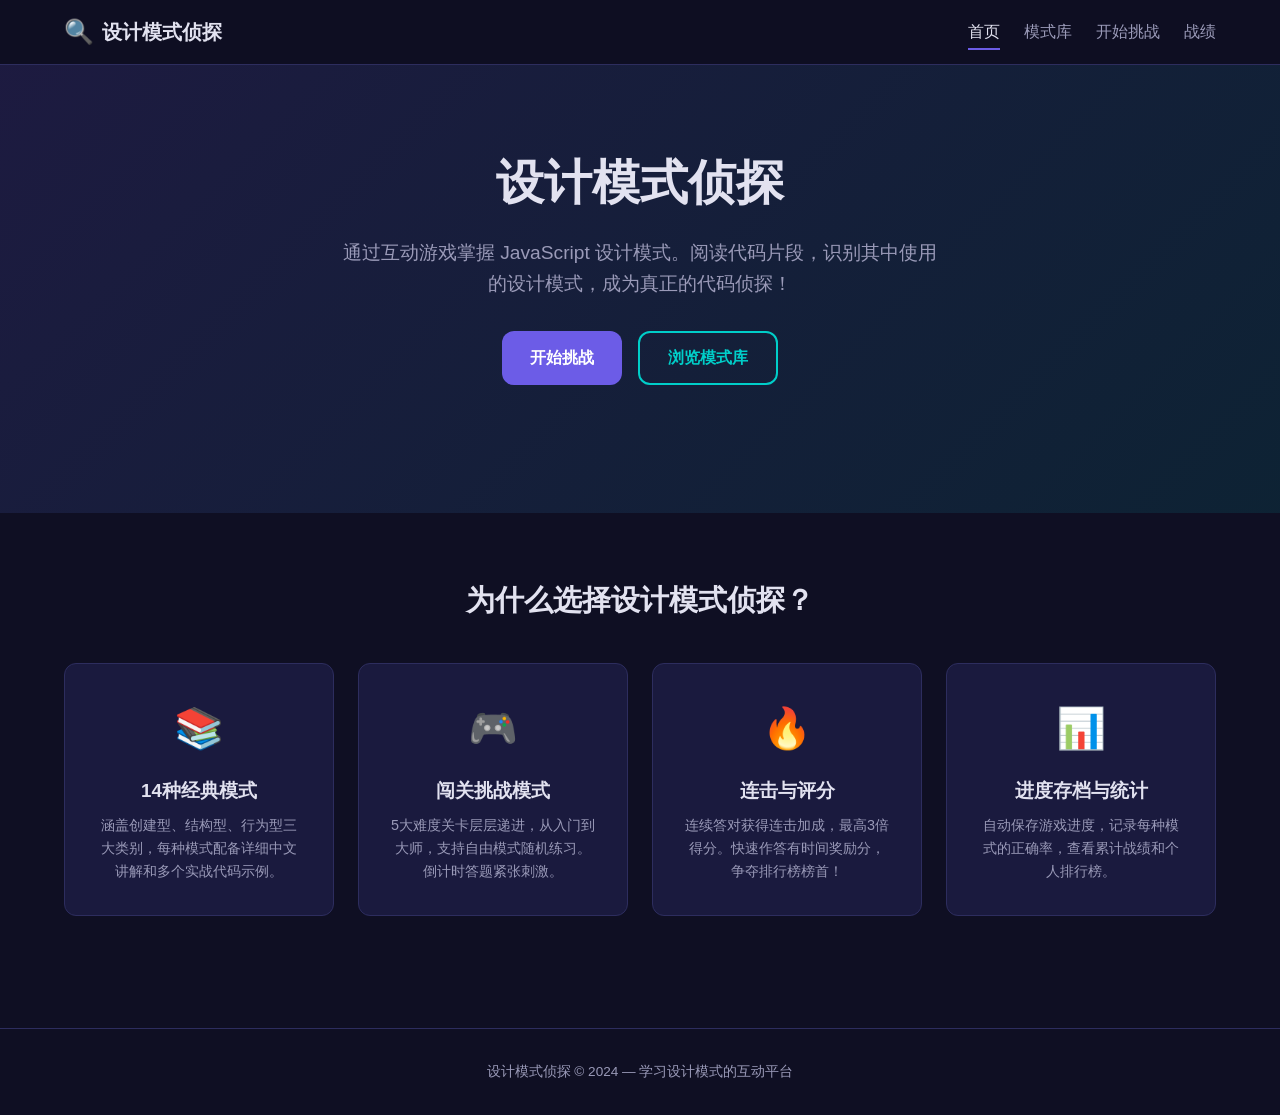
<file: index.html>
<!DOCTYPE html>
<html lang="zh-CN">
<head>
  <meta charset="UTF-8">
  <meta name="viewport" content="width=device-width, initial-scale=1.0">
  <meta name="description" content="设计模式侦探 - 通过互动答题游戏学习 JavaScript 设计模式，涵盖14种经典设计模式的概念讲解与代码示例。">
  <meta property="og:title" content="设计模式侦探 - Design Pattern Detective">
  <meta property="og:description" content="通过互动游戏掌握 JavaScript 设计模式，阅读代码片段识别设计模式，成为真正的代码侦探！">
  <meta property="og:type" content="website">
  <link rel="manifest" href="manifest.json">
  <title>设计模式侦探 - Design Pattern Detective</title>
  <link rel="stylesheet" href="css/style.css">
</head>
<body>
  <nav class="navbar">
    <div class="container">
      <a href="index.html" class="nav-brand">
        <span class="icon">🔍</span> 设计模式侦探
      </a>
      <button class="nav-toggle" id="nav-toggle" aria-label="菜单">☰</button>
      <ul class="nav-links" id="nav-links">
        <li><a href="index.html" class="active">首页</a></li>
        <li><a href="patterns.html">模式库</a></li>
        <li><a href="game.html">开始挑战</a></li>
        <li><a href="stats.html">战绩</a></li>
      </ul>
    </div>
  </nav>

  <section class="hero">
    <h1>设计模式侦探</h1>
    <p>通过互动游戏掌握 JavaScript 设计模式。阅读代码片段，识别其中使用的设计模式，成为真正的代码侦探！</p>
    <div class="hero-actions">
      <a href="game.html" class="btn btn-primary">开始挑战</a>
      <a href="patterns.html" class="btn btn-secondary">浏览模式库</a>
    </div>
    <div class="hero-stats" id="hero-stats"></div>
  </section>

  <section class="features">
    <div class="container">
      <h2>为什么选择设计模式侦探？</h2>
      <div class="feature-grid">
        <div class="feature-card">
          <div class="icon">📚</div>
          <h3>14种经典模式</h3>
          <p>涵盖创建型、结构型、行为型三大类别，每种模式配备详细中文讲解和多个实战代码示例。</p>
        </div>
        <div class="feature-card">
          <div class="icon">🎮</div>
          <h3>闯关挑战模式</h3>
          <p>5大难度关卡层层递进，从入门到大师，支持自由模式随机练习。倒计时答题紧张刺激。</p>
        </div>
        <div class="feature-card">
          <div class="icon">🔥</div>
          <h3>连击与评分</h3>
          <p>连续答对获得连击加成，最高3倍得分。快速作答有时间奖励分，争夺排行榜榜首！</p>
        </div>
        <div class="feature-card">
          <div class="icon">📊</div>
          <h3>进度存档与统计</h3>
          <p>自动保存游戏进度，记录每种模式的正确率，查看累计战绩和个人排行榜。</p>
        </div>
      </div>
    </div>
  </section>

  <footer class="footer">
    <p>设计模式侦探 &copy; 2024 — 学习设计模式的互动平台</p>
  </footer>

  <script src="js/patterns-data.js"></script>
  <script src="js/progress.js"></script>
  <script>
    document.getElementById('nav-toggle').addEventListener('click', () => {
      document.getElementById('nav-links').classList.toggle('open');
    });

    const profile = ProgressManager.getProfile();
    const statsEl = document.getElementById('hero-stats');
    if (profile.totalGames > 0) {
      const accuracy = ProgressManager.getOverallAccuracy();
      statsEl.innerHTML = `
        <div class="hero-stat"><div class="value">${profile.totalGames}</div><div class="label">已完成局数</div></div>
        <div class="hero-stat"><div class="value">${accuracy}%</div><div class="label">总正确率</div></div>
        <div class="hero-stat"><div class="value">${profile.bestScore}</div><div class="label">最高分</div></div>
        <div class="hero-stat"><div class="value">Lv.${profile.levelsUnlocked}</div><div class="label">当前进度</div></div>
      `;
    }
  </script>
</body>
</html>
</file>
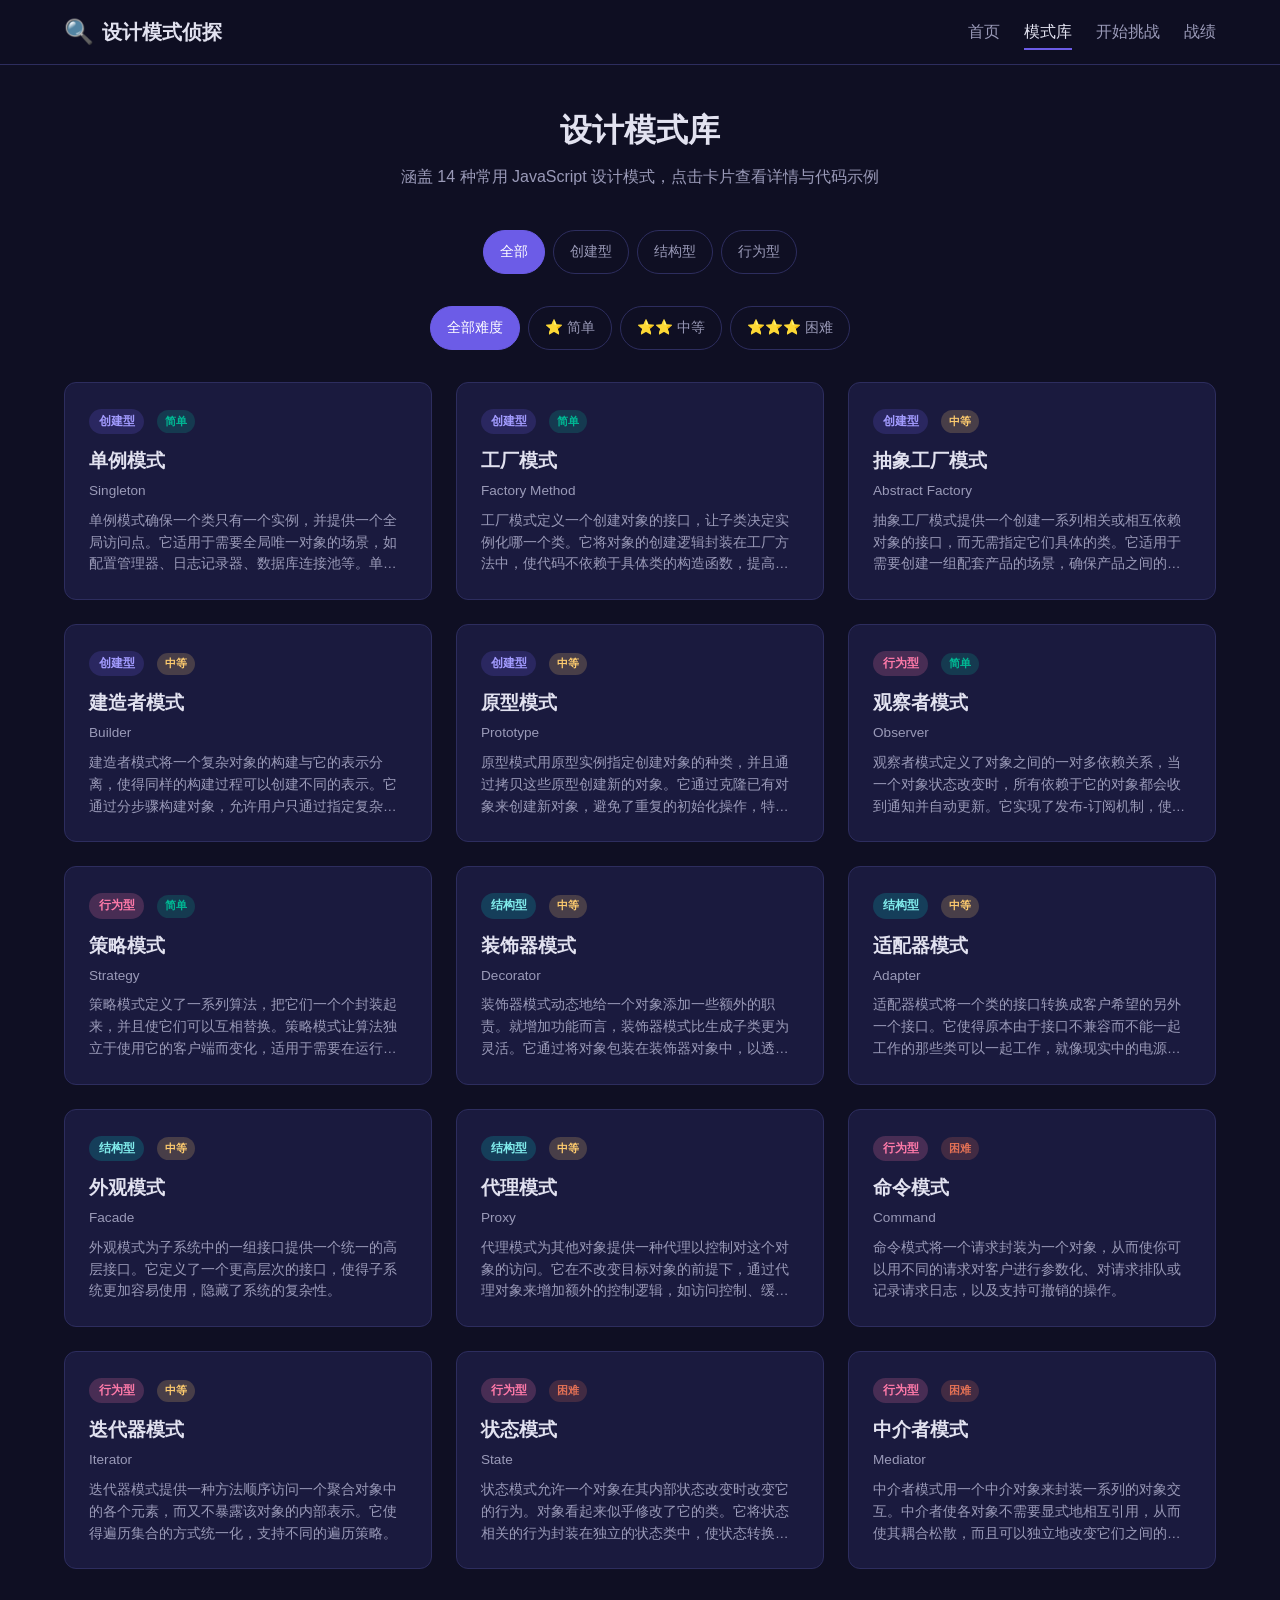
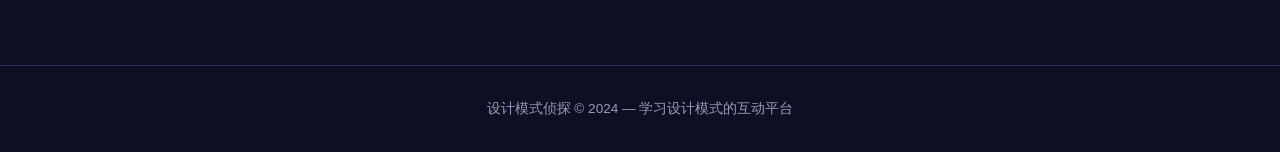
<file: patterns.html>
<!DOCTYPE html>
<html lang="zh-CN">
<head>
  <meta charset="UTF-8">
  <meta name="viewport" content="width=device-width, initial-scale=1.0">
  <meta name="description" content="JavaScript 设计模式库 - 涵盖14种常用设计模式的概念介绍、核心要点和代码示例。">
  <title>设计模式库 - 设计模式侦探</title>
  <link rel="stylesheet" href="css/style.css">
</head>
<body>
  <nav class="navbar">
    <div class="container">
      <a href="index.html" class="nav-brand">
        <span class="icon">🔍</span> 设计模式侦探
      </a>
      <button class="nav-toggle" id="nav-toggle" aria-label="菜单">☰</button>
      <ul class="nav-links" id="nav-links">
        <li><a href="index.html">首页</a></li>
        <li><a href="patterns.html" class="active">模式库</a></li>
        <li><a href="game.html">开始挑战</a></li>
        <li><a href="stats.html">战绩</a></li>
      </ul>
    </div>
  </nav>

  <div class="container">
    <div class="page-header">
      <h1>设计模式库</h1>
      <p>涵盖 14 种常用 JavaScript 设计模式，点击卡片查看详情与代码示例</p>
    </div>

    <div class="filter-bar" id="category-filter">
      <button class="filter-btn active" data-category="all">全部</button>
      <button class="filter-btn" data-category="创建型">创建型</button>
      <button class="filter-btn" data-category="结构型">结构型</button>
      <button class="filter-btn" data-category="行为型">行为型</button>
    </div>

    <div class="filter-bar" id="difficulty-filter">
      <button class="filter-btn active" data-difficulty="all">全部难度</button>
      <button class="filter-btn" data-difficulty="1">⭐ 简单</button>
      <button class="filter-btn" data-difficulty="2">⭐⭐ 中等</button>
      <button class="filter-btn" data-difficulty="3">⭐⭐⭐ 困难</button>
    </div>

    <div class="pattern-grid" id="pattern-grid"></div>
  </div>

  <footer class="footer">
    <p>设计模式侦探 &copy; 2024 — 学习设计模式的互动平台</p>
  </footer>

  <script src="js/patterns-data.js"></script>
  <script>
    document.getElementById('nav-toggle').addEventListener('click', () => {
      document.getElementById('nav-links').classList.toggle('open');
    });

    let currentCategory = 'all';
    let currentDifficulty = 'all';

    function getCategoryClass(category) {
      if (category === '创建型') return 'tag-creational';
      if (category === '结构型') return 'tag-structural';
      return 'tag-behavioral';
    }

    function getDifficultyLabel(d) {
      if (d === 1) return '简单';
      if (d === 2) return '中等';
      return '困难';
    }

    function renderPatterns() {
      const grid = document.getElementById('pattern-grid');
      let patterns = PATTERNS_DATA;

      if (currentCategory !== 'all') {
        patterns = patterns.filter(p => p.category === currentCategory);
      }
      if (currentDifficulty !== 'all') {
        patterns = patterns.filter(p => p.difficulty === parseInt(currentDifficulty));
      }

      grid.innerHTML = patterns.map(p => `
        <a href="pattern-detail.html?id=${p.id}" class="pattern-card">
          <div>
            <span class="category-tag ${getCategoryClass(p.category)}">${p.category}</span>
            <span class="difficulty-tag diff-${p.difficulty}">${getDifficultyLabel(p.difficulty)}</span>
          </div>
          <h3>${p.name}</h3>
          <div class="name-en">${p.nameEn}</div>
          <p class="desc">${p.description}</p>
        </a>
      `).join('');
    }

    document.getElementById('category-filter').addEventListener('click', (e) => {
      if (!e.target.classList.contains('filter-btn')) return;
      document.querySelectorAll('#category-filter .filter-btn').forEach(b => b.classList.remove('active'));
      e.target.classList.add('active');
      currentCategory = e.target.dataset.category;
      renderPatterns();
    });

    document.getElementById('difficulty-filter').addEventListener('click', (e) => {
      if (!e.target.classList.contains('filter-btn')) return;
      document.querySelectorAll('#difficulty-filter .filter-btn').forEach(b => b.classList.remove('active'));
      e.target.classList.add('active');
      currentDifficulty = e.target.dataset.difficulty;
      renderPatterns();
    });

    renderPatterns();
  </script>
</body>
</html>
</file>
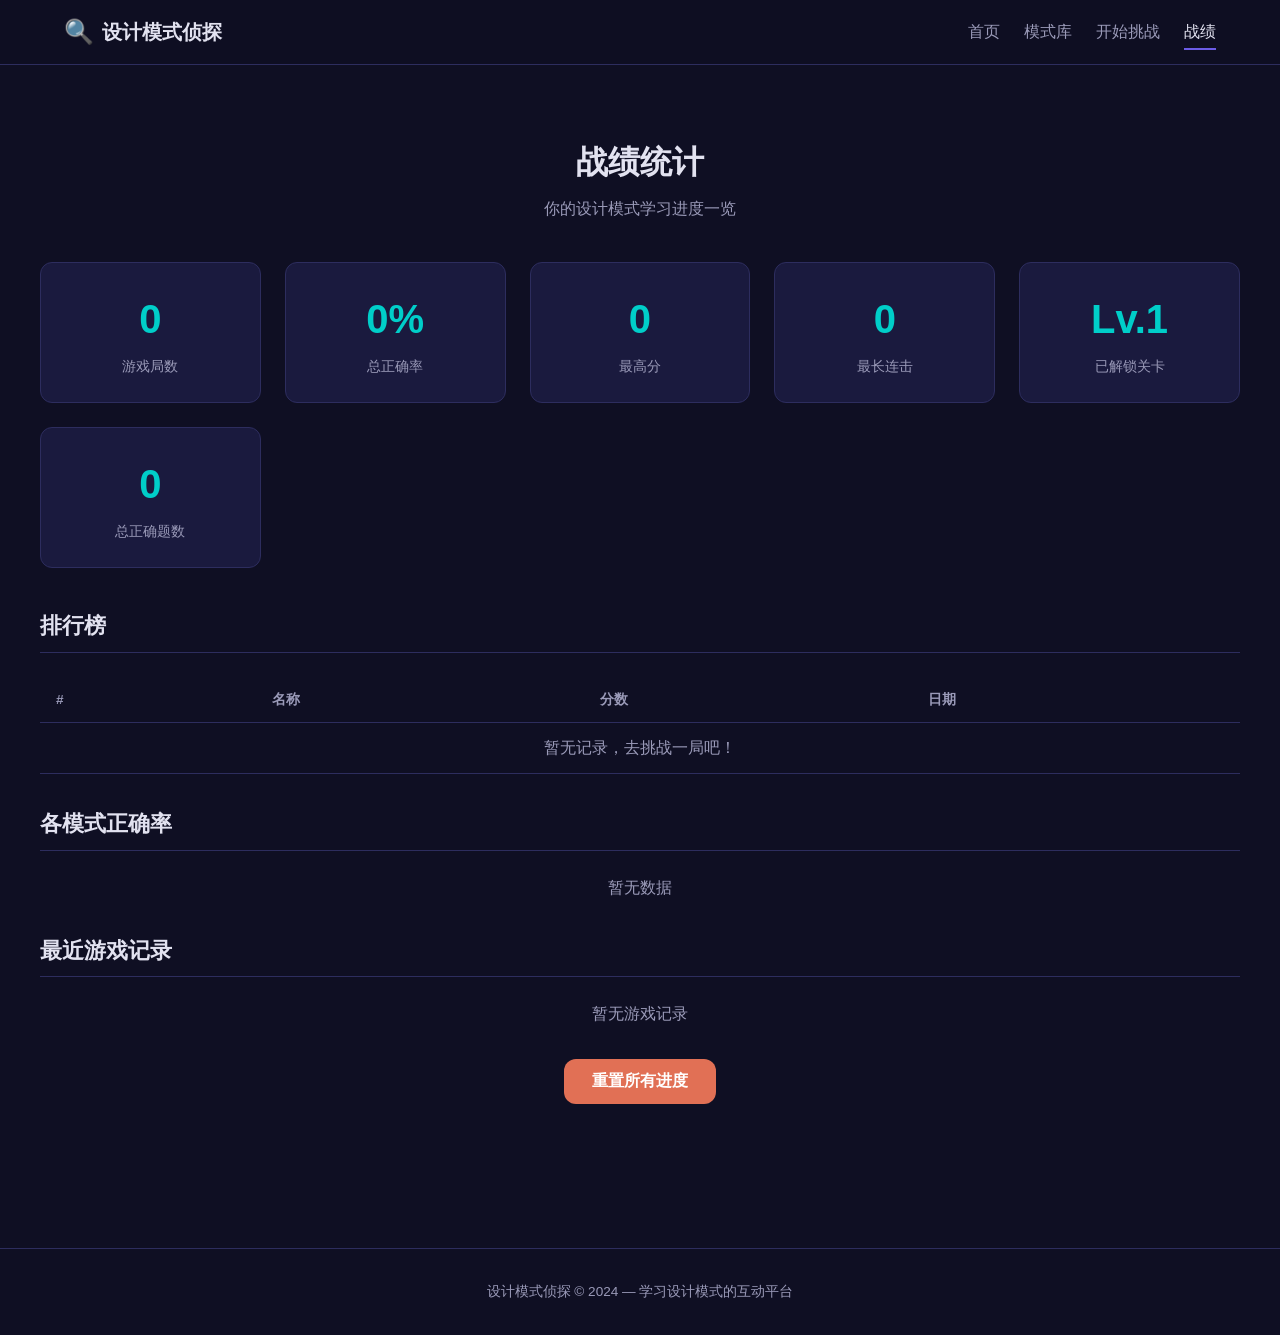
<file: stats.html>
<!DOCTYPE html>
<html lang="zh-CN">
<head>
  <meta charset="UTF-8">
  <meta name="viewport" content="width=device-width, initial-scale=1.0">
  <meta name="description" content="设计模式侦探 - 查看你的累计战绩、正确率统计和排行榜。">
  <title>战绩统计 - 设计模式侦探</title>
  <link rel="stylesheet" href="css/style.css">
</head>
<body>
  <nav class="navbar">
    <div class="container">
      <a href="index.html" class="nav-brand">
        <span class="icon">🔍</span> 设计模式侦探
      </a>
      <button class="nav-toggle" id="nav-toggle" aria-label="菜单">☰</button>
      <ul class="nav-links" id="nav-links">
        <li><a href="index.html">首页</a></li>
        <li><a href="patterns.html">模式库</a></li>
        <li><a href="game.html">开始挑战</a></li>
        <li><a href="stats.html" class="active">战绩</a></li>
      </ul>
    </div>
  </nav>

  <div class="container stats-container">
    <div class="page-header">
      <h1>战绩统计</h1>
      <p>你的设计模式学习进度一览</p>
    </div>

    <div class="stats-grid" id="stats-grid"></div>

    <h2 class="section-title">排行榜</h2>
    <table class="leaderboard-table" id="leaderboard-table">
      <thead>
        <tr><th>#</th><th>名称</th><th>分数</th><th>日期</th></tr>
      </thead>
      <tbody id="leaderboard-body"></tbody>
    </table>

    <h2 class="section-title">各模式正确率</h2>
    <div class="pattern-stats-list" id="pattern-stats-list"></div>

    <h2 class="section-title">最近游戏记录</h2>
    <div class="game-history-list" id="game-history-list"></div>

    <div style="text-align:center;padding:2rem 0;">
      <button class="btn btn-danger" id="reset-btn">重置所有进度</button>
    </div>
  </div>

  <footer class="footer">
    <p>设计模式侦探 &copy; 2024 — 学习设计模式的互动平台</p>
  </footer>

  <script src="js/patterns-data.js"></script>
  <script src="js/progress.js"></script>
  <script>
    document.getElementById('nav-toggle').addEventListener('click', () => {
      document.getElementById('nav-links').classList.toggle('open');
    });

    function renderStats() {
      const profile = ProgressManager.getProfile();
      const accuracy = ProgressManager.getOverallAccuracy();

      document.getElementById('stats-grid').innerHTML = `
        <div class="stats-card"><div class="big-value">${profile.totalGames}</div><div class="label">游戏局数</div></div>
        <div class="stats-card"><div class="big-value">${accuracy}%</div><div class="label">总正确率</div></div>
        <div class="stats-card"><div class="big-value">${profile.bestScore}</div><div class="label">最高分</div></div>
        <div class="stats-card"><div class="big-value">${profile.bestStreak}</div><div class="label">最长连击</div></div>
        <div class="stats-card"><div class="big-value">Lv.${profile.levelsUnlocked}</div><div class="label">已解锁关卡</div></div>
        <div class="stats-card"><div class="big-value">${profile.totalCorrect}</div><div class="label">总正确题数</div></div>
      `;

      const board = ProgressManager.getLeaderboard();
      const tbody = document.getElementById('leaderboard-body');
      if (board.length === 0) {
        tbody.innerHTML = '<tr><td colspan="4" style="text-align:center;color:var(--text-muted);">暂无记录，去挑战一局吧！</td></tr>';
      } else {
        tbody.innerHTML = board.map((item, i) => `
          <tr>
            <td>${i + 1}</td>
            <td>${item.name}</td>
            <td style="font-weight:700;color:var(--secondary);">${item.score}</td>
            <td style="color:var(--text-muted);">${new Date(item.date).toLocaleDateString()}</td>
          </tr>
        `).join('');
      }

      const patternStats = ProgressManager.getPatternAccuracy();
      const psList = document.getElementById('pattern-stats-list');
      if (patternStats.length === 0) {
        psList.innerHTML = '<p style="color:var(--text-muted);text-align:center;">暂无数据</p>';
      } else {
        psList.innerHTML = patternStats.map(s => {
          const color = s.accuracy >= 70 ? 'var(--success)' : s.accuracy >= 40 ? 'var(--warning)' : 'var(--danger)';
          return `
            <div class="pattern-stat-item">
              <span class="name">${s.name}</span>
              <div class="bar-container">
                <div class="bar-fill" style="width:${s.accuracy}%;background:${color};"></div>
              </div>
              <span class="pct" style="color:${color};">${s.accuracy}%</span>
            </div>`;
        }).join('');
      }

      const history = ProgressManager.getHistory();
      const histList = document.getElementById('game-history-list');
      if (history.length === 0) {
        histList.innerHTML = '<p style="color:var(--text-muted);text-align:center;">暂无游戏记录</p>';
      } else {
        histList.innerHTML = history.slice(0, 20).map(h => `
          <div class="game-history-item">
            <span class="date">${new Date(h.date).toLocaleDateString()}</span>
            <span>${h.mode === 'level' ? '关卡' + h.level : '自由模式'}</span>
            <span style="font-weight:600;color:var(--secondary);">${h.score}分</span>
            <span>${h.correct}/${h.total} (${h.accuracy}%)</span>
          </div>
        `).join('');
      }
    }

    document.getElementById('reset-btn').addEventListener('click', () => {
      if (confirm('确定要重置所有进度吗？此操作不可恢复！')) {
        ProgressManager.resetProgress();
        renderStats();
      }
    });

    renderStats();
  </script>
</body>
</html>
</file>
<file: css/style.css>
:root {
  --primary: #6c5ce7;
  --primary-dark: #5a4bd1;
  --secondary: #00cec9;
  --accent: #fd79a8;
  --bg: #0f0f23;
  --bg-card: #1a1a3e;
  --bg-card-hover: #232356;
  --text: #e2e2f0;
  --text-muted: #9a9ab8;
  --success: #00b894;
  --danger: #e17055;
  --warning: #fdcb6e;
  --border: #2d2d5e;
  --radius: 12px;
  --shadow: 0 4px 24px rgba(0, 0, 0, 0.3);
}

* { margin: 0; padding: 0; box-sizing: border-box; }

body {
  font-family: -apple-system, BlinkMacSystemFont, "Segoe UI", Roboto, "Noto Sans SC", sans-serif;
  background: var(--bg);
  color: var(--text);
  line-height: 1.6;
  min-height: 100vh;
}

a { color: var(--secondary); text-decoration: none; transition: color 0.2s; }
a:hover { color: var(--primary); }

.container { max-width: 1200px; margin: 0 auto; padding: 0 1.5rem; }

/* Navbar */
.navbar {
  background: rgba(15, 15, 35, 0.95);
  backdrop-filter: blur(10px);
  border-bottom: 1px solid var(--border);
  padding: 0 1.5rem;
  position: sticky;
  top: 0;
  z-index: 100;
}

.navbar .container {
  display: flex;
  align-items: center;
  justify-content: space-between;
  height: 64px;
}

.nav-brand {
  font-size: 1.25rem;
  font-weight: 700;
  color: var(--text);
  display: flex;
  align-items: center;
  gap: 0.5rem;
}

.nav-brand .icon { font-size: 1.5rem; }

.nav-links {
  display: flex;
  gap: 1.5rem;
  list-style: none;
}

.nav-links a {
  color: var(--text-muted);
  font-weight: 500;
  padding: 0.5rem 0;
  border-bottom: 2px solid transparent;
  transition: all 0.2s;
}

.nav-links a:hover,
.nav-links a.active {
  color: var(--text);
  border-bottom-color: var(--primary);
}

.nav-toggle {
  display: none;
  background: none;
  border: none;
  color: var(--text);
  font-size: 1.5rem;
  cursor: pointer;
  padding: 0.5rem;
  min-width: 44px;
  min-height: 44px;
}

/* Buttons */
.btn {
  display: inline-flex;
  align-items: center;
  justify-content: center;
  padding: 0.75rem 1.75rem;
  border-radius: var(--radius);
  font-size: 1rem;
  font-weight: 600;
  border: none;
  cursor: pointer;
  transition: all 0.2s;
  text-decoration: none;
  min-height: 44px;
  min-width: 44px;
}

.btn-primary {
  background: var(--primary);
  color: white;
}
.btn-primary:hover { background: var(--primary-dark); transform: translateY(-1px); }

.btn-secondary {
  background: transparent;
  color: var(--secondary);
  border: 2px solid var(--secondary);
}
.btn-secondary:hover { background: rgba(0, 206, 201, 0.1); }

.btn-success {
  background: var(--success);
  color: white;
}
.btn-success:hover { background: #00a884; }

.btn-danger {
  background: var(--danger);
  color: white;
}
.btn-danger:hover { background: #c0392b; }

.btn:disabled {
  opacity: 0.5;
  cursor: not-allowed;
  transform: none;
}

/* Hero */
.hero {
  text-align: center;
  padding: 5rem 2rem;
  background: linear-gradient(135deg, rgba(108, 92, 231, 0.15), rgba(0, 206, 201, 0.1));
}

.hero h1 { font-size: 3rem; margin-bottom: 1rem; }
.hero p { font-size: 1.2rem; color: var(--text-muted); max-width: 600px; margin: 0 auto 2rem; }

.hero-actions { display: flex; gap: 1rem; justify-content: center; flex-wrap: wrap; }

.hero-stats {
  margin-top: 3rem;
  display: flex;
  gap: 2rem;
  justify-content: center;
  flex-wrap: wrap;
}

.hero-stat {
  text-align: center;
}

.hero-stat .value {
  font-size: 2rem;
  font-weight: 700;
  color: var(--secondary);
}

.hero-stat .label {
  font-size: 0.85rem;
  color: var(--text-muted);
}

/* Features */
.features { padding: 4rem 0; }
.features h2 { text-align: center; margin-bottom: 2.5rem; font-size: 1.8rem; }

.feature-grid {
  display: grid;
  grid-template-columns: repeat(auto-fit, minmax(250px, 1fr));
  gap: 1.5rem;
}

.feature-card {
  background: var(--bg-card);
  padding: 2rem;
  border-radius: var(--radius);
  border: 1px solid var(--border);
  text-align: center;
  transition: transform 0.2s, border-color 0.2s;
}

.feature-card:hover {
  transform: translateY(-4px);
  border-color: var(--primary);
}

.feature-card .icon { font-size: 2.5rem; margin-bottom: 1rem; }
.feature-card h3 { margin-bottom: 0.5rem; }
.feature-card p { color: var(--text-muted); font-size: 0.9rem; }

/* Pattern Grid */
.page-header {
  padding: 2.5rem 0;
  text-align: center;
}
.page-header h1 { margin-bottom: 0.5rem; }
.page-header p { color: var(--text-muted); }

.filter-bar {
  display: flex;
  gap: 0.5rem;
  flex-wrap: wrap;
  justify-content: center;
  margin-bottom: 2rem;
}

.filter-btn {
  padding: 0.5rem 1rem;
  border-radius: 2rem;
  border: 1px solid var(--border);
  background: transparent;
  color: var(--text-muted);
  cursor: pointer;
  font-size: 0.9rem;
  transition: all 0.2s;
  min-height: 44px;
}

.filter-btn:hover { border-color: var(--primary); color: var(--text); }
.filter-btn.active { background: var(--primary); border-color: var(--primary); color: white; }

.pattern-grid {
  display: grid;
  grid-template-columns: repeat(auto-fill, minmax(280px, 1fr));
  gap: 1.5rem;
  padding-bottom: 3rem;
}

.pattern-card {
  display: block;
  background: var(--bg-card);
  padding: 1.5rem;
  border-radius: var(--radius);
  border: 1px solid var(--border);
  transition: all 0.2s;
  color: var(--text);
}

.pattern-card:hover {
  transform: translateY(-3px);
  border-color: var(--primary);
  box-shadow: var(--shadow);
}

.pattern-card h3 { margin: 0.75rem 0 0.25rem; }
.pattern-card .name-en { font-size: 0.85rem; color: var(--text-muted); margin-bottom: 0.5rem; }
.pattern-card .desc {
  font-size: 0.85rem;
  color: var(--text-muted);
  display: -webkit-box;
  -webkit-line-clamp: 3;
  -webkit-box-orient: vertical;
  overflow: hidden;
}

.category-tag {
  display: inline-block;
  padding: 0.2rem 0.6rem;
  border-radius: 1rem;
  font-size: 0.75rem;
  font-weight: 600;
}

.tag-creational { background: rgba(108, 92, 231, 0.2); color: #a29bfe; }
.tag-structural { background: rgba(0, 206, 201, 0.2); color: #81ecec; }
.tag-behavioral { background: rgba(253, 121, 168, 0.2); color: #fd79a8; }

.difficulty-tag {
  display: inline-block;
  padding: 0.15rem 0.5rem;
  border-radius: 0.75rem;
  font-size: 0.7rem;
  font-weight: 600;
  margin-left: 0.5rem;
}
.diff-1 { background: rgba(0, 184, 148, 0.2); color: var(--success); }
.diff-2 { background: rgba(253, 203, 110, 0.2); color: var(--warning); }
.diff-3 { background: rgba(225, 112, 85, 0.2); color: var(--danger); }

/* Pattern Detail */
.pattern-detail { padding: 2rem 0 4rem; max-width: 800px; margin: 0 auto; }
.detail-header { margin-bottom: 2rem; }
.detail-header h1 { font-size: 2rem; margin-top: 0.5rem; }
.detail-section { margin-bottom: 2.5rem; }
.detail-section h2 { color: var(--secondary); margin-bottom: 1rem; font-size: 1.4rem; }

.key-points { list-style: none; padding: 0; }
.key-points li {
  padding: 0.5rem 0 0.5rem 1.5rem;
  position: relative;
  color: var(--text-muted);
}
.key-points li::before {
  content: '✦';
  position: absolute;
  left: 0;
  color: var(--primary);
}

.example-block { margin-bottom: 2rem; }
.example-block h3 { margin-bottom: 0.75rem; font-size: 1rem; color: var(--text-muted); }

pre {
  background: #1e1e3f;
  border-radius: var(--radius);
  padding: 1.25rem;
  overflow-x: auto;
  border: 1px solid var(--border);
  font-size: 0.85rem;
  line-height: 1.5;
}

code { font-family: 'Fira Code', 'JetBrains Mono', Consolas, monospace; }

/* Game */
.game-container {
  max-width: 900px;
  margin: 0 auto;
  padding: 2rem 1.5rem;
}

.start-screen {
  display: flex;
  flex-direction: column;
  align-items: center;
  text-align: center;
  padding: 3rem 1rem;
}

.start-screen h1 { font-size: 2.2rem; margin-bottom: 1rem; }
.start-screen > p { color: var(--text-muted); margin-bottom: 2rem; max-width: 500px; }

.mode-tabs {
  display: flex;
  gap: 0;
  margin-bottom: 2rem;
  border-radius: var(--radius);
  overflow: hidden;
  border: 1px solid var(--border);
}

.mode-tab {
  padding: 0.75rem 1.5rem;
  background: transparent;
  border: none;
  color: var(--text-muted);
  cursor: pointer;
  font-size: 0.95rem;
  font-weight: 500;
  transition: all 0.2s;
  min-height: 44px;
}

.mode-tab.active {
  background: var(--primary);
  color: white;
}

.level-select {
  display: grid;
  grid-template-columns: repeat(auto-fit, minmax(140px, 1fr));
  gap: 1rem;
  width: 100%;
  max-width: 600px;
  margin-bottom: 2rem;
}

.level-btn {
  display: flex;
  flex-direction: column;
  align-items: center;
  padding: 1.25rem 1rem;
  border-radius: var(--radius);
  border: 2px solid var(--border);
  background: var(--bg-card);
  color: var(--text);
  cursor: pointer;
  transition: all 0.2s;
  min-height: 44px;
}

.level-btn:hover:not(:disabled) {
  border-color: var(--primary);
  transform: translateY(-2px);
}

.level-btn.completed { border-color: var(--success); }
.level-btn.locked { opacity: 0.5; cursor: not-allowed; }

.level-num { font-size: 1.5rem; font-weight: 700; }
.level-name { font-size: 0.9rem; margin-top: 0.25rem; }
.level-info { font-size: 0.75rem; color: var(--text-muted); margin-top: 0.25rem; }

.free-mode-section {
  width: 100%;
  max-width: 500px;
  display: flex;
  flex-direction: column;
  align-items: center;
  gap: 1.25rem;
}

.free-mode-section select {
  padding: 0.6rem 1rem;
  border-radius: var(--radius);
  border: 1px solid var(--border);
  background: var(--bg-card);
  color: var(--text);
  font-size: 1rem;
  min-height: 44px;
}

.filter-group {
  width: 100%;
  display: flex;
  flex-direction: column;
  align-items: center;
  gap: 0.5rem;
}

.filter-label {
  font-size: 0.85rem;
  color: var(--text-muted);
  font-weight: 500;
}

.filter-bar.compact {
  gap: 0.4rem;
}

.filter-bar.compact .filter-btn {
  padding: 0.4rem 0.85rem;
  font-size: 0.85rem;
  min-height: 36px;
}

.filter-hint {
  font-size: 0.8rem;
  color: var(--text-muted);
  margin: 0;
}

/* Progress bar */
.progress-section {
  display: flex;
  align-items: center;
  gap: 1.5rem;
  margin-bottom: 1.5rem;
  flex-wrap: wrap;
}

.progress-bar {
  flex: 1;
  min-width: 120px;
  height: 8px;
  background: var(--border);
  border-radius: 4px;
  overflow: hidden;
}

.progress-bar-fill {
  height: 100%;
  background: linear-gradient(90deg, var(--primary), var(--secondary));
  transition: width 0.3s;
  border-radius: 4px;
}

.stat { text-align: center; }
.stat-value { font-size: 1.2rem; font-weight: 700; color: var(--secondary); }
.stat-label { font-size: 0.75rem; color: var(--text-muted); }

/* Timer */
.timer-section { margin-bottom: 1rem; }

.timer-bar {
  height: 6px;
  background: var(--border);
  border-radius: 3px;
  overflow: hidden;
  position: relative;
}

.timer-bar-fill {
  height: 100%;
  background: var(--success);
  transition: width 1s linear;
  border-radius: 3px;
}

.timer-bar.urgent .timer-bar-fill {
  background: var(--danger);
  animation: pulse-bar 0.5s infinite;
}

.timer-text {
  font-size: 0.85rem;
  color: var(--text-muted);
  text-align: right;
  margin-top: 0.25rem;
}

.timer-bar.urgent + .timer-text { color: var(--danger); font-weight: 700; }

/* Combo display */
.combo-display {
  text-align: center;
  font-size: 1.1rem;
  font-weight: 700;
  height: 2rem;
  line-height: 2rem;
  transition: all 0.3s;
}

.combo-display.active {
  color: var(--warning);
  animation: combo-glow 0.5s ease;
}

.combo-display.break {
  color: var(--danger);
  animation: shake 0.3s ease;
}

/* Question */
.question-header { margin-bottom: 1rem; }
.question-header h2 { font-size: 1.1rem; color: var(--text-muted); }

.code-section { margin-bottom: 1.5rem; }
.code-header {
  font-size: 0.9rem;
  color: var(--text-muted);
  margin-bottom: 0.5rem;
  padding: 0.5rem 0;
  border-bottom: 1px solid var(--border);
}

/* Options */
.options-container {
  display: grid;
  grid-template-columns: 1fr 1fr;
  gap: 0.75rem;
  margin-bottom: 1.5rem;
}

.option-btn {
  display: flex;
  align-items: center;
  gap: 0.75rem;
  padding: 1rem;
  background: var(--bg-card);
  border: 2px solid var(--border);
  border-radius: var(--radius);
  color: var(--text);
  cursor: pointer;
  transition: all 0.2s;
  text-align: left;
  font-size: 0.95rem;
  min-height: 60px;
}

.option-btn:hover:not(:disabled) { border-color: var(--primary); background: var(--bg-card-hover); }
.option-btn.selected { border-color: var(--primary); background: rgba(108, 92, 231, 0.15); }
.option-btn.correct { border-color: var(--success); background: rgba(0, 184, 148, 0.15); }
.option-btn.wrong { border-color: var(--danger); background: rgba(225, 112, 85, 0.15); }

.option-letter {
  display: flex;
  align-items: center;
  justify-content: center;
  width: 32px;
  height: 32px;
  border-radius: 50%;
  background: var(--border);
  font-weight: 700;
  font-size: 0.85rem;
  flex-shrink: 0;
}

.option-text { display: flex; flex-direction: column; }
.option-text strong { font-size: 0.95rem; }
.option-text small { font-size: 0.75rem; color: var(--text-muted); }

/* Feedback */
.feedback-area {
  display: none;
  padding: 1.25rem;
  border-radius: var(--radius);
  margin-bottom: 1.5rem;
  animation: fadeIn 0.3s ease;
}

.feedback-area.correct { background: rgba(0, 184, 148, 0.1); border: 1px solid var(--success); }
.feedback-area.wrong { background: rgba(225, 112, 85, 0.1); border: 1px solid var(--danger); }
.feedback-area.timeout { background: rgba(253, 203, 110, 0.1); border: 1px solid var(--warning); }

.feedback-header { display: flex; align-items: center; gap: 0.75rem; margin-bottom: 0.5rem; }
.feedback-icon { font-size: 1.5rem; font-weight: 700; }
.feedback-area.correct .feedback-icon { color: var(--success); }
.feedback-area.wrong .feedback-icon { color: var(--danger); }
.feedback-area.timeout .feedback-icon { color: var(--warning); }
.feedback-title { font-weight: 600; }
.feedback-explanation { font-size: 0.85rem; color: var(--text-muted); line-height: 1.6; }

.actions { display: flex; gap: 1rem; justify-content: center; }

/* Results */
.results-area { display: none; animation: fadeIn 0.4s ease; }

.results-summary {
  text-align: center;
  padding: 2.5rem 1rem;
  background: var(--bg-card);
  border-radius: var(--radius);
  border: 1px solid var(--border);
  margin-bottom: 2rem;
}

.results-summary h2 { margin-bottom: 0.5rem; }
.results-grade { font-size: 1.5rem; margin: 1rem 0; }

.results-stats {
  display: flex;
  gap: 2rem;
  justify-content: center;
  flex-wrap: wrap;
  margin-top: 1.5rem;
}

.results-stats .stat-value { font-size: 1.8rem; }

#unlock-message {
  display: none;
  margin-top: 1rem;
  color: var(--success);
  font-weight: 600;
}

.results-actions {
  display: flex;
  gap: 1rem;
  justify-content: center;
  margin-bottom: 2rem;
  flex-wrap: wrap;
}

.history-section h3 { margin-bottom: 1rem; }

.history-list { display: flex; flex-direction: column; gap: 0.5rem; }

.history-item {
  display: flex;
  align-items: center;
  gap: 0.75rem;
  padding: 0.75rem 1rem;
  background: var(--bg-card);
  border-radius: var(--radius);
  border-left: 3px solid var(--border);
}

.history-item.correct { border-left-color: var(--success); }
.history-item.wrong { border-left-color: var(--danger); }

.history-num { font-weight: 700; color: var(--text-muted); width: 1.5rem; }
.history-icon { font-size: 1.2rem; }
.history-item.correct .history-icon { color: var(--success); }
.history-item.wrong .history-icon { color: var(--danger); }

.history-detail { display: flex; flex-direction: column; }
.history-detail strong { font-size: 0.9rem; }
.history-detail span { font-size: 0.8rem; color: var(--text-muted); }

/* Stats Page */
.stats-container { padding: 2rem 0 4rem; }

.stats-grid {
  display: grid;
  grid-template-columns: repeat(auto-fit, minmax(200px, 1fr));
  gap: 1.5rem;
  margin-bottom: 2.5rem;
}

.stats-card {
  background: var(--bg-card);
  padding: 1.5rem;
  border-radius: var(--radius);
  border: 1px solid var(--border);
  text-align: center;
}

.stats-card .big-value {
  font-size: 2.5rem;
  font-weight: 700;
  color: var(--secondary);
}

.stats-card .label {
  color: var(--text-muted);
  font-size: 0.9rem;
  margin-top: 0.25rem;
}

.section-title {
  font-size: 1.4rem;
  margin-bottom: 1.5rem;
  padding-bottom: 0.5rem;
  border-bottom: 1px solid var(--border);
}

.leaderboard-table {
  width: 100%;
  border-collapse: collapse;
  margin-bottom: 2rem;
}

.leaderboard-table th,
.leaderboard-table td {
  padding: 0.75rem 1rem;
  text-align: left;
  border-bottom: 1px solid var(--border);
}

.leaderboard-table th {
  color: var(--text-muted);
  font-size: 0.85rem;
  text-transform: uppercase;
}

.leaderboard-table tr:hover td { background: var(--bg-card); }

.pattern-stats-list { display: flex; flex-direction: column; gap: 0.75rem; margin-bottom: 2rem; }

.pattern-stat-item {
  display: flex;
  align-items: center;
  gap: 1rem;
  padding: 0.75rem 1rem;
  background: var(--bg-card);
  border-radius: var(--radius);
}

.pattern-stat-item .name { flex: 1; font-weight: 500; }

.pattern-stat-item .bar-container {
  flex: 2;
  height: 8px;
  background: var(--border);
  border-radius: 4px;
  overflow: hidden;
}

.pattern-stat-item .bar-fill {
  height: 100%;
  border-radius: 4px;
  transition: width 0.5s;
}

.pattern-stat-item .pct { width: 50px; text-align: right; font-weight: 600; font-size: 0.9rem; }

.history-table-section { margin-bottom: 2rem; }

.game-history-list { display: flex; flex-direction: column; gap: 0.5rem; }

.game-history-item {
  display: flex;
  justify-content: space-between;
  align-items: center;
  padding: 0.75rem 1rem;
  background: var(--bg-card);
  border-radius: var(--radius);
  font-size: 0.9rem;
}

.game-history-item .date { color: var(--text-muted); }

/* Footer */
.footer {
  text-align: center;
  padding: 2rem;
  color: var(--text-muted);
  font-size: 0.85rem;
  border-top: 1px solid var(--border);
  margin-top: 3rem;
}

/* Animations */
@keyframes fadeIn {
  from { opacity: 0; transform: translateY(10px); }
  to { opacity: 1; transform: translateY(0); }
}

@keyframes shake {
  0%, 100% { transform: translateX(0); }
  20% { transform: translateX(-8px); }
  40% { transform: translateX(8px); }
  60% { transform: translateX(-4px); }
  80% { transform: translateX(4px); }
}

@keyframes pulse-bar {
  0%, 100% { opacity: 1; }
  50% { opacity: 0.6; }
}

@keyframes combo-glow {
  0% { transform: scale(1); }
  50% { transform: scale(1.2); text-shadow: 0 0 20px var(--warning); }
  100% { transform: scale(1); }
}

@keyframes score-pop {
  0% { transform: translateY(0) scale(1); opacity: 1; }
  100% { transform: translateY(-30px) scale(1.5); opacity: 0; }
}

@keyframes flash-green {
  0% { box-shadow: inset 0 0 0 0 rgba(0, 184, 148, 0); }
  50% { box-shadow: inset 0 0 60px rgba(0, 184, 148, 0.2); }
  100% { box-shadow: inset 0 0 0 0 rgba(0, 184, 148, 0); }
}

.flash-correct { animation: flash-green 0.5s ease; }
.shake { animation: shake 0.4s ease; }

/* Mobile responsive */
@media (max-width: 768px) {
  .nav-links { display: none; }
  .nav-links.open {
    display: flex;
    flex-direction: column;
    position: absolute;
    top: 64px;
    left: 0;
    right: 0;
    background: rgba(15, 15, 35, 0.98);
    padding: 1rem 1.5rem;
    border-bottom: 1px solid var(--border);
    gap: 0;
  }
  .nav-links.open a { padding: 1rem 0; display: block; }
  .nav-toggle { display: flex; align-items: center; justify-content: center; }

  .hero { padding: 3rem 1.5rem; }
  .hero h1 { font-size: 2rem; }
  .hero p { font-size: 1rem; }

  .feature-grid { grid-template-columns: 1fr; }

  .options-container { grid-template-columns: 1fr; }

  .pattern-grid { grid-template-columns: 1fr; }

  .results-stats { gap: 1rem; }
  .results-stats .stat-value { font-size: 1.4rem; }

  .level-select { grid-template-columns: repeat(auto-fit, minmax(120px, 1fr)); }

  .mode-tabs { flex-wrap: wrap; }

  pre { font-size: 0.75rem; padding: 1rem; }

  .stats-grid { grid-template-columns: repeat(2, 1fr); }
}

@media (max-width: 480px) {
  .container { padding: 0 1rem; }
  .game-container { padding: 1rem; }

  .progress-section { gap: 0.75rem; }
  .stat-value { font-size: 1rem; }

  .option-btn { padding: 0.75rem; min-height: 52px; }

  .hero h1 { font-size: 1.6rem; }

  .level-select { grid-template-columns: repeat(2, 1fr); gap: 0.75rem; }
  .level-btn { padding: 1rem 0.75rem; }

  .stats-grid { grid-template-columns: 1fr 1fr; gap: 1rem; }
  .stats-card .big-value { font-size: 2rem; }
}
</file>
